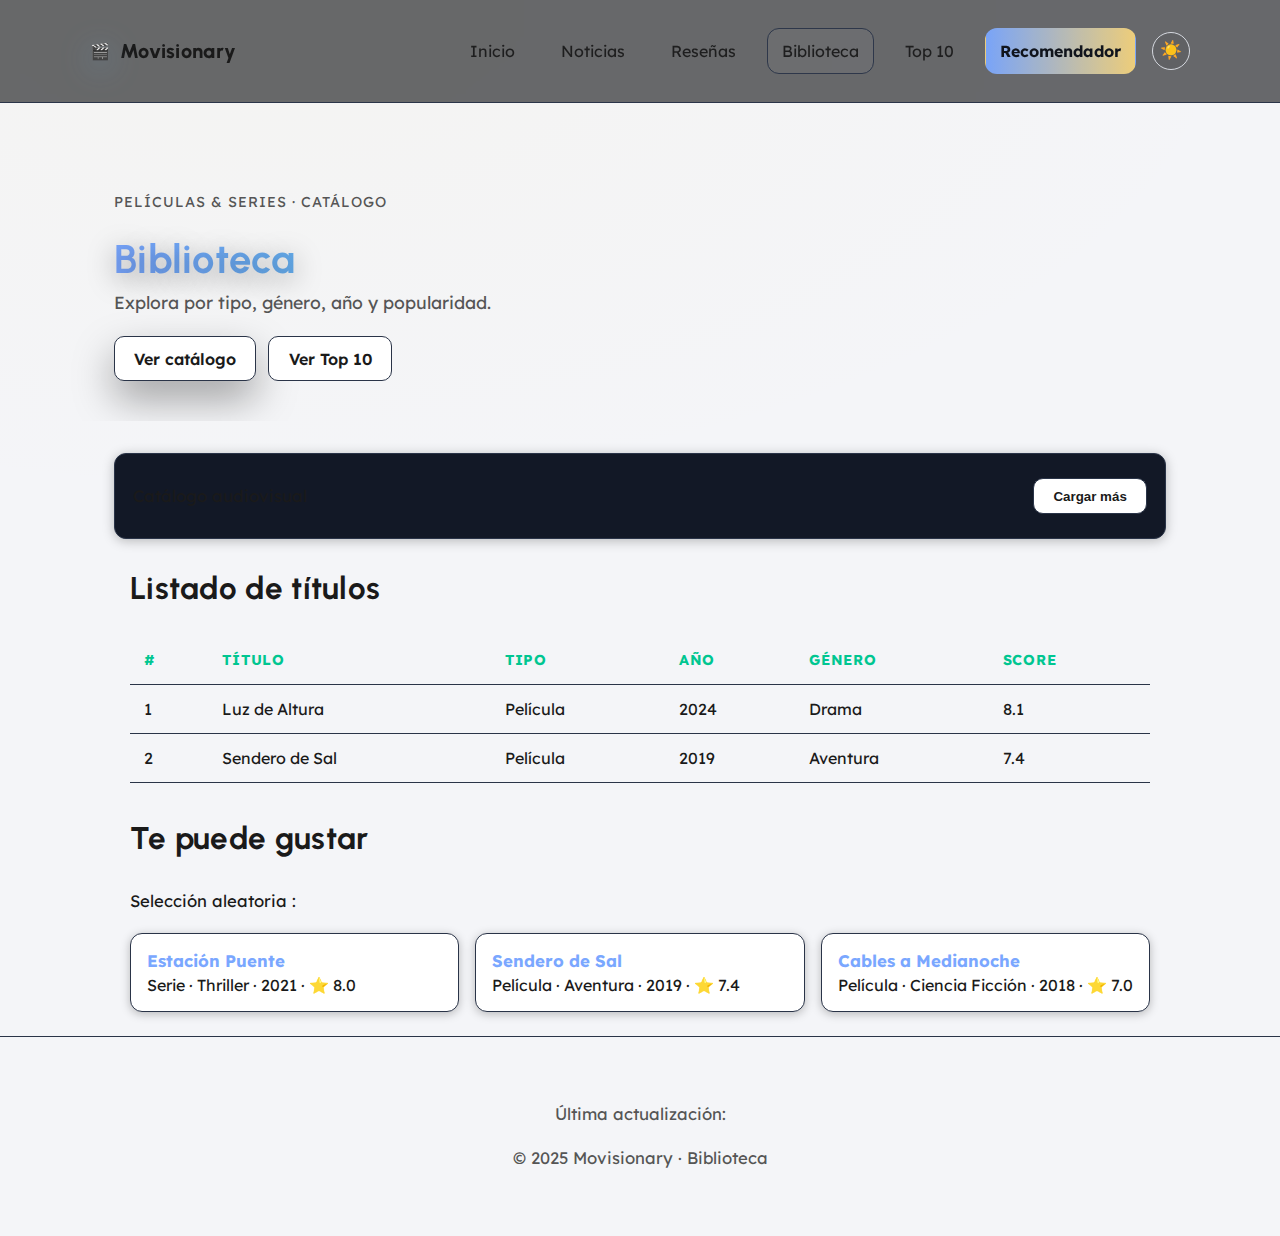
<file: Tarea1_Movisionary/pages/library.html>
<!DOCTYPE html>
<html lang="es">
<head>
  <meta charset="UTF-8" />
  <meta name="viewport" content="width=device-width, initial-scale=1" />
  <title>Biblioteca | Movisionary</title>
  <meta name="description" content="Explora el catálogo de películas y series curado por Movisionary.">
  <!-- Fuentes -->
  <link rel="preconnect" href="https://fonts.googleapis.com">
  <link rel="preconnect" href="https://fonts.gstatic.com" crossorigin>
  <link href="https://fonts.googleapis.com/css2?family=Lexend+Deca:wght@300;400;500;600;700&family=Urbanist:wght@700;800&display=swap" rel="stylesheet">
  <link rel="stylesheet" href="../css/styles.css">
  <script type="module" src="../js/main.js" defer></script>
  
</head>
<body class="theme-dark page-library">
  <!-- ===== Header / Nav ===== -->
  <header class="main-header">
    <div class="container">
      <a href="../index.html" class="logo">
        <span class="logo-mark">🎬</span><span class="logo-type">Movisionary</span>
      </a>
      <button id="nav-toggle" aria-label="Abrir menú" aria-expanded="false">☰</button>
      <nav class="nav menu" aria-label="Navegación principal">
        <a href="../index.html">Inicio</a>
        <a href="../index.html">Noticias</a>
        <a href="./resenas.html">Reseñas</a>
        <a href="./library.html" class="active" aria-current="page">Biblioteca</a>
        <a href="../index.html">Top 10</a>
        <a class="cta" href="../index.html">Recomendador</a>
        <button id="toggle-theme" class="btn-theme" type="button" aria-label="Cambiar tema">🌙</button>
      </nav>
    </div>
  </header>

  <!-- ===== Hero ===== -->
  <section class="hero">
    <div class="container">
      <p class="eyebrow">Películas & Series · Catálogo</p>
      <h1 class="gradient-title">Biblioteca </h1>
      <p class="sub">Explora por tipo, género, año y popularidad.</p>
      <div class="hero-actions">
        <a class="btn btn-primary" href="#catalogo">Ver catálogo</a>
        <a class="btn btn-ghost" href="../index.html">Ver Top 10</a>
      </div>
    </div>
  </section>

  <!-- ===== Main (CICLOS) ===== -->
  <main id="catalogo" class="container">
    <!-- *====================WHILE: Boton=======================* -->
    <!-- Toolbar + botón cargar -->
    <section class="toolbar" style="margin-top:8px;">
      <p class="muted">Catálogo audiovisual</p>
      <button id="btn-more" class="btn" type="button">Cargar más</button>
    </section>

     <!-- *====================FOR:Tabla generada=======================* -->
    <section class="table-wrap" aria-labelledby="tbl-title">
      <h2 id="tbl-title" class="visually-hidden">Listado de títulos</h2>
      <div class="table-responsive">
        <table class="table" aria-label="Tabla de títulos">
          <thead>
            <tr>
              <th scope="col">#</th>
              <th scope="col">Título</th>
              <th scope="col">Tipo</th>
              <th scope="col">Año</th>
              <th scope="col">Género</th>
              <th scope="col">Score</th>
          
            </tr>
          </thead>
          <!--*======================Filas generadas======================* -->
          <tbody id="lib-rows"><!-- filas generadas por JS --></tbody>
        </table>
      </div>
    </section>

    <!-- *=================Sugerencias con DO...WHILE================== -->
    <section style="margin-top:32px;">
      <h2>Te puede gustar</h2>
      <p class="muted">Selección aleatoria : </p>
      <div id="lib-suggest" class="grid-mini"><!-- tarjetas generadas por JS --></div>
    </section>
  </main>

  <!-- ===== Footer ===== -->
  <footer class="main-footer">
    <div class="container">
      <p id="update-date">Última actualización: <span data-update></span></p>
      <p>© 2025 Movisionary · Biblioteca</p>
    </div>
  </footer>

  <!-- Módulo específico javascript-->
  <script type="module" src="../js/modules/library.js"></script>
</body>
</html>
</file>
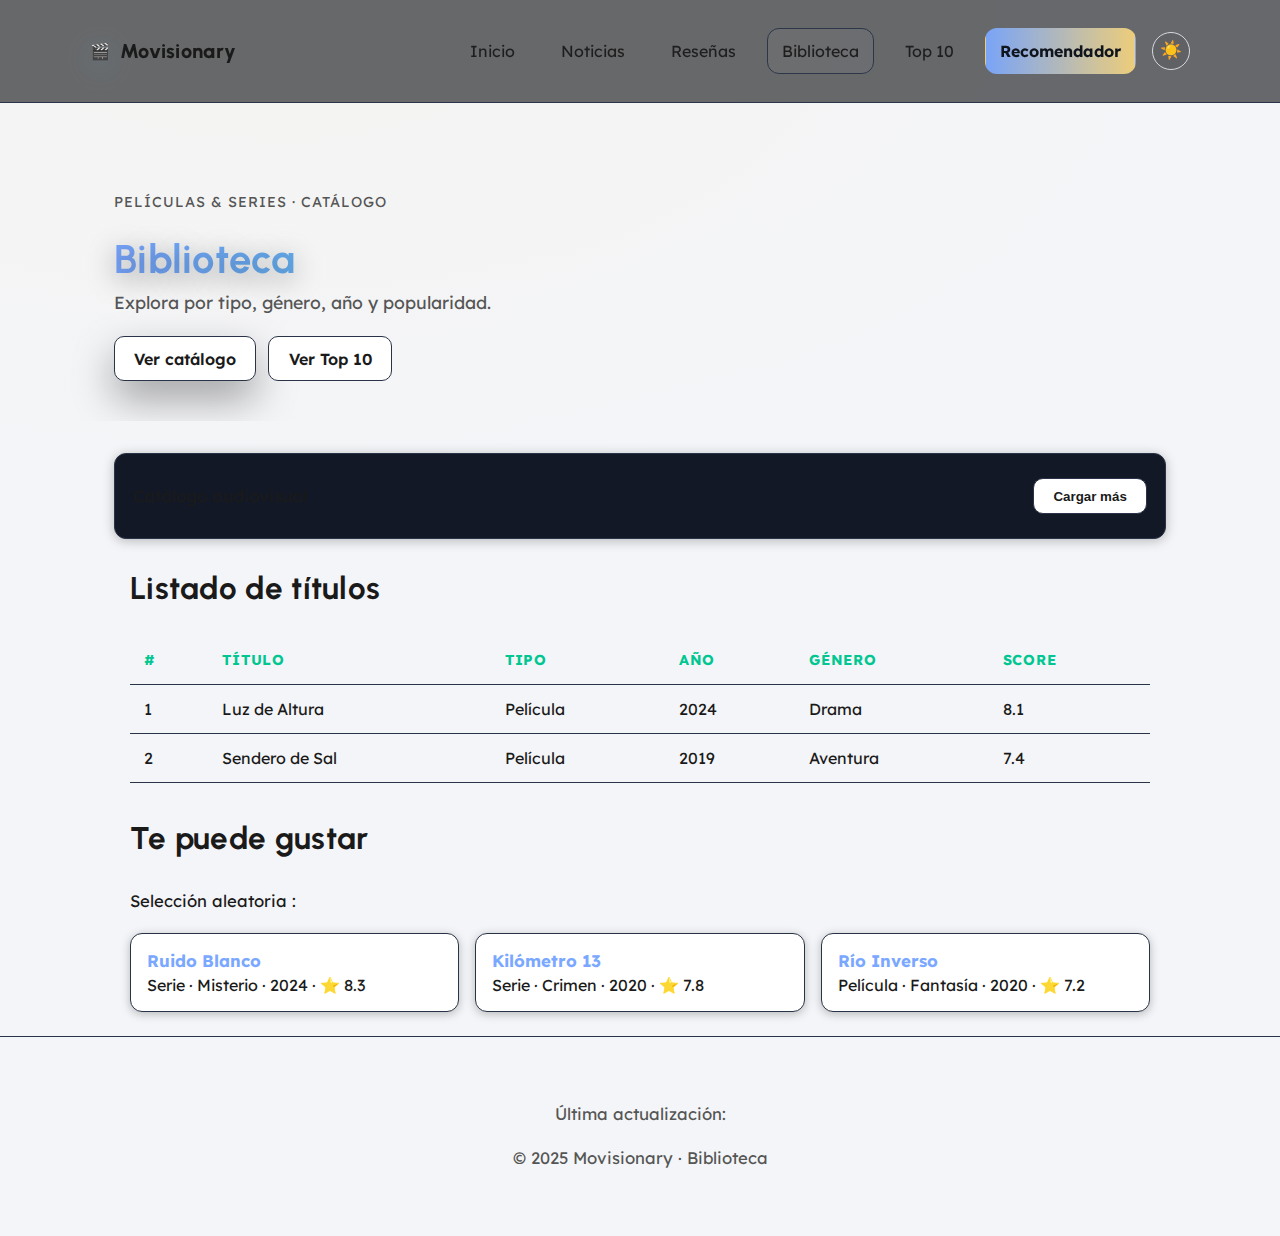
<file: tarea1/movisionary/pages/library.html>
<!DOCTYPE html>
<html lang="es">
<head>
  <meta charset="UTF-8" />
  <meta name="viewport" content="width=device-width, initial-scale=1" />
  <title>Biblioteca | Movisionary</title>
  <meta name="description" content="Explora el catálogo de películas y series curado por Movisionary.">
  <!-- Fuentes -->
  <link rel="preconnect" href="https://fonts.googleapis.com">
  <link rel="preconnect" href="https://fonts.gstatic.com" crossorigin>
  <link href="https://fonts.googleapis.com/css2?family=Lexend+Deca:wght@300;400;500;600;700&family=Urbanist:wght@700;800&display=swap" rel="stylesheet">
  <link rel="stylesheet" href="../css/styles.css">
  <script type="module" src="../js/main.js" defer></script>
  
</head>
<body class="theme-dark page-library">
  <!-- ===== Header / Nav ===== -->
  <header class="main-header">
    <div class="container">
      <a href="../index.html" class="logo">
        <span class="logo-mark">🎬</span><span class="logo-type">Movisionary</span>
      </a>
      <button id="nav-toggle" aria-label="Abrir menú" aria-expanded="false">☰</button>
      <nav class="nav menu" aria-label="Navegación principal">
        <a href="../index.html">Inicio</a>
        <a href="./news.html">Noticias</a>
        <a href="./resenas.html">Reseñas</a>
        <a href="./library.html" class="active" aria-current="page">Biblioteca</a>
        <a href="./top.html">Top 10</a>
        <a class="cta" href="./recommender.html">Recomendador</a>
        <button id="toggle-theme" class="btn-theme" type="button" aria-label="Cambiar tema">🌙</button>
      </nav>
    </div>
  </header>

  <!-- ===== Hero ===== -->
  <section class="hero">
    <div class="container">
      <p class="eyebrow">Películas & Series · Catálogo</p>
      <h1 class="gradient-title">Biblioteca </h1>
      <p class="sub">Explora por tipo, género, año y popularidad.</p>
      <div class="hero-actions">
        <a class="btn btn-primary" href="#catalogo">Ver catálogo</a>
        <a class="btn btn-ghost" href="./top.html">Ver Top 10</a>
      </div>
    </div>
  </section>

  <!-- ===== Main (CICLOS) ===== -->
  <main id="catalogo" class="container">
    <!-- *====================WHILE: Boton=======================* -->
    <!-- Toolbar + botón cargar -->
    <section class="toolbar" style="margin-top:8px;">
      <p class="muted">Catálogo audiovisual</p>
      <button id="btn-more" class="btn" type="button">Cargar más</button>
    </section>

     <!-- *====================FOR:Tabla generada=======================* -->
    <section class="table-wrap" aria-labelledby="tbl-title">
      <h2 id="tbl-title" class="visually-hidden">Listado de títulos</h2>
      <div class="table-responsive">
        <table class="table" aria-label="Tabla de títulos">
          <thead>
            <tr>
              <th scope="col">#</th>
              <th scope="col">Título</th>
              <th scope="col">Tipo</th>
              <th scope="col">Año</th>
              <th scope="col">Género</th>
              <th scope="col">Score</th>
          
            </tr>
          </thead>
          <!--*======================Filas generadas======================* -->
          <tbody id="lib-rows"><!-- filas generadas por JS --></tbody>
        </table>
      </div>
    </section>

    <!-- *=================Sugerencias con DO...WHILE================== -->
    <section style="margin-top:32px;">
      <h2>Te puede gustar</h2>
      <p class="muted">Selección aleatoria : </p>
      <div id="lib-suggest" class="grid-mini"><!-- tarjetas generadas por JS --></div>
    </section>
  </main>

  <!-- ===== Footer ===== -->
  <footer class="main-footer">
    <div class="container">
      <p id="update-date">Última actualización: <span data-update></span></p>
      <p>© 2025 Movisionary · Biblioteca</p>
    </div>
  </footer>

  <!-- Módulo específico javascript-->
  <script type="module" src="../js/modules/library.js"></script>
</body>
</html>
</file>
<file: Tarea1_Movisionary/css/styles.css>
/* ========================================================================
   MOVISIONARY — STYLE.CSS 
   ========================================================================
*/
:root{
  /* Paleta base */
  --bg:#090a0e;
  --bg-soft:#12131a;
  --text:#eff0f3;
  --muted:#bfc3cc;

  /* Superficies */
  --card:#171925;
  --border:#26293a;     /* usado por base */
  --panel:#121826;      /* usado por news/reviews */
  --stroke:#2a3448;     /* borde cards/news */

  /* Marcas / acentos */
  --brand1:#7aa7ff;
  --brand2:#f3d27b;
  --accent:#5be3b4;
  --primary:#e50914;    /* rojo Netflix */
  --accent-alt:#7dd3fc;

  /* Gradiente decorativo */
  --g1:#74c4ff; --g2:#a68cff; --g3:#f6e06b;

  /* Layout */
  --radius:18px;
  --shadow:0 18px 40px rgba(0,0,0,.35);
  --maxw:1180px;
}

/* Preload para evitar “flash” al forzar tema claro antes de que cargue el JS */
.preload-theme-light body{ background:#f6f7fb; color:#0f1220; }

/* Tema claro (se aplica con body.theme-light) */
body.theme-light {
  --bg:#f4f5f8;
  --bg-soft:#ffffff;
  --card:#ffffff;
  --text:#1a1a1a;
  --muted:#555;
  --border:#d4d7de;
  --g1:#6a8cff; --g2:#b59cff; --g3:#ffd66e;
  --accent:#00c691;
  background: var(--bg);
  color: var(--text);
}


/* =========================================================================
   01) RESET & BASE — tipografías, contenedores, helpers, tipografía fluida
   ========================================================================= */
*{ box-sizing:border-box }
html,body{
   margin:0; 
   padding:0 }
img{ 
  max-width:100%; 
  height:auto; 
  display:block }
a{ text-decoration:none }
:focus-visible{ 
  outline:2px dashed rgba(255,255,255,.35); 
  outline-offset:2px }

body{
  background:linear-gradient(180deg,#090a0e 0%,#0a0b11 60%,#0b0c13 100%);
  color:var(--text);
  font-family:"Lexend Deca","Poppins",system-ui,-apple-system,Segoe UI,Roboto,"Helvetica Neue",Arial,sans-serif;
  line-height:1.5;
}
h1,h2,h3,.logo-type{
  font-family:"Urbanist","Montserrat Alternates","Poppins",system-ui,sans-serif;
  letter-spacing:.3px;
}

/* Contenedor fluido (usa var(--maxw) y 92% de viewport) */
.container{
  max-width: min(var(--maxw), 92%);
  margin-inline:auto;
  padding:0 20px;
}

/* Tipografía fluida (sin media queries) */
h1 { font-size: clamp(1.8rem, 2vw + 1rem, 3rem); }
h2 { font-size: clamp(1.4rem, 1.2vw + 1rem, 2rem); }
p,li{ font-size: clamp(.95rem, .3vw + .8rem, 1.05rem); line-height: 1.6; }


/* =========================================================================
   02) NAVEGACIÓN GLOBAL — header, nav y menú móvil
   - Funciona con .nav o .menu (selector universal)
   - Requiere botón #nav-toggle y clase body.nav-open desde JS
   ========================================================================= */
.header,.main-header{
  position:sticky; top:0; z-index:50;
  background:rgba(9,10,14,.6); backdrop-filter:blur(8px);
  border-bottom:1px solid var(--stroke);
}
.main-header .container,
.nav{ display:flex; align-items:center; gap:16px; padding:14px 0;flex-wrap: nowrap; }
/* —— Header: alinear logo y hamburguesa en una sola línea —— */
.header .container,
.main-header .container{
  display:flex;
  align-items:center;
  gap:12px;
  padding:14px 0;
  flex-wrap: nowrap;
}

/* el nav horizontal va a la derecha en desktop */
header nav.menu,
header nav.nav{ margin-left:auto; }

.logo{ display:flex; align-items:center; gap:10px; color:var(--text); font-weight:800 }
.logo-mark{ filter:drop-shadow(0 6px 16px rgba(116,196,255,.35)) }
.logo-type{ font-size:20px }

.menu,.nav{ display:flex; align-items:center; gap:16px; flex-wrap:wrap; margin-left:auto }
.menu a,.nav a{ color:var(--text); opacity:.95; padding:10px 14px; border-radius:12px; border:1px solid transparent }
.menu a:hover{ background:var(--card) }
.nav a.active{ border-color:var(--stroke); background:rgba(255,255,255,.04) }
.nav a.cta{ background:linear-gradient(90deg,var(--brand1),var(--brand2)); color:#0b0f17; font-weight:700 }

/* Desktop base */
header,.site-header { position: sticky; top:0; z-index:50 }
#nav-toggle{ display:none }

/* Tablet: compacta paddings */
@media (max-width:1024px){
  .menu{ gap:.5rem }
  .menu a{ padding:.55rem .75rem }
}

/* Móvil: colapsa en panel flotante */
@media (max-width:768px){
  /* Compatible con .menu o .nav */
  :is(.menu,.nav){
    position:absolute; right:1rem; left:1rem; top:64px;
    background:var(--panel);
    border:1px solid var(--stroke);
    border-radius:12px; padding:.5rem;
    display:none; flex-direction:column;
  }
  body.nav-open :is(.menu,.nav){ display:flex }
  :is(.menu,.nav) a{ width:100% }

  #nav-toggle{
    display:inline-flex; align-items:center; justify-content:center;
    width:42px; height:42px; border:1px solid var(--stroke);
    border-radius:10px; background:transparent; cursor:pointer;
    margin-left:auto;  
  }
}
@media (max-width:480px){ :is(.menu,.nav){ top:56px }}


/* =========================================================================
   03) HERO — encabezado de página/sección con gradientes
   ========================================================================= */
.hero{ position:relative; overflow:hidden; padding:clamp(32px,5vw,56px) 0 16px }
.hero-gradient{
  position:absolute; inset:0; pointer-events:none;
  background:
    radial-gradient(800px 500px at 10% 10%, #79c8ff22, transparent 60%),
    radial-gradient(800px 500px at 90% 30%, #a78bfa22, transparent 60%),
    radial-gradient(800px 500px at 50% 90%, #f6e06b22, transparent 60%);
}
.eyebrow{ display:inline-block; font-size:12px; letter-spacing:.18em; text-transform:uppercase; color:#d3d7e7; margin-bottom:6px }
.gradient-title,.grad-title{
  font-size:clamp(1.8rem,4vw,3rem); line-height:1.05; margin:.2em 0 .3em;
  background:linear-gradient(90deg,var(--g1),var(--g2),var(--g3));
  -webkit-background-clip:text; background-clip:text; color:transparent;
  text-shadow:0 6px 28px #00000060;
}
.lead,.hero .sub{ color:var(--muted); max-width:56ch }
.cta-row,.hero-actions{ display:flex; gap:12px; flex-wrap:wrap; margin-top:14px }


.hero h1{ margin:0 }
.hero p{ margin:.5rem 0 1rem; max-width:60ch }
@media (max-width:1024px){
  .hero{ grid-template-columns:1fr; text-align:center }
  .hero p{ margin-inline:auto }
}

/* Botones */
.btn{ display:inline-flex; align-items:center; justify-content:center; gap:8px;
  padding:10px 16px; border-radius:999px; font-weight:600; border:1px solid var(--stroke); cursor:pointer }
.btn-primary,.btn.primary{ background:linear-gradient(90deg,var(--brand1),var(--brand2)); color:#0b0f17; border:none; box-shadow:var(--shadow) }
.btn-ghost,.btn-ghost{ color:var(--text); background:transparent }
.btn-light{ color:#0c0d12; background:#e9eef7 }

.stats,.kpis{ display:flex; gap:16px; margin-top:22px; padding:0; list-style:none }
.stats li,.kpi{ background:rgba(255,255,255,.03); border:1px solid var(--stroke); border-radius:16px; padding:12px 16px; text-align:center }
.kpi strong{ font-size:20px; display:block }
.kpi span,.stats span{ color:var(--muted); font-size:.85rem }


/* =========================================================================
   04) SECCIONES GENÉRICAS — grids, cards, paneles
   ========================================================================= */
.section{ padding:36px 0; border-block:1px solid #0c0d12 }
.section-head{ display:flex; align-items:end; justify-content:space-between; gap:16px; margin-bottom:12px }
.link{ color:#cfd3df } .link:hover{ color:#fff }
.grad-subtitle{
  font-size:26px;
  background:linear-gradient(90deg,var(--g1),var(--g2),var(--g3));
  -webkit-background-clip:text; background-clip:text; color:transparent;
}

/* Grid base (4 col desktop; usa utilidades si necesitas 12 col) */
.grid{ display:grid; grid-template-columns:repeat(4,1fr); gap:16px }
@media (max-width:980px){ .grid{ grid-template-columns:repeat(2,1fr) } }
@media (max-width:560px){ .grid{ grid-template-columns:1fr } }

.card{
  background:linear-gradient(180deg,#131521,#0f1120);
  border:1px solid var(--border); border-radius:var(--radius); overflow:hidden; box-shadow:var(--shadow);
}
.card .thumb{
  /* Póster 2:3 sin deformación */
  aspect-ratio:2/3; height:auto; overflow:hidden;
  background:linear-gradient(135deg,#20253a,#1a1f2f);
  border-top-left-radius:var(--radius); border-top-right-radius:var(--radius);
}
.card .thumb img{ width:100%; height:100%; object-fit:cover; display:block }
.card .content{ padding:12px }
.card h3{ margin:6px 0 4px; font-size:18px }
.meta{ color:#a8afc2; font-size:13px }
.rate{ color:#ffd166 }

/* Layout de dos columnas (informes/paneles) */
.split{ display:grid; grid-template-columns:1fr 1fr; gap:16px }
.panel{
  background:linear-gradient(180deg,#12131a,#0e0f16);
  border:1px solid var(--border); border-radius:16px; padding:16px;
}
.panel-title{ margin:0 0 8px 0 }
.list{ margin:0 0 12px 0; padding:0; list-style:none }
.item{ display:flex; align-items:center; justify-content:space-between; gap:8px; color:#d7dbe8; padding:10px 12px; border-radius:12px }
.item:hover{ background:#161827 }
.item em{ font-style:normal; color:#9aa3b7; font-size:12px }


/* =========================================================================
   05) TEMA CLARO/OSCURO — botón + accesibilidad
   ========================================================================= */
body.theme-dark{
  background: radial-gradient(1000px 500px at 20% 0%, rgba(247,222,140,.06), transparent), var(--bg);
  color:var(--text);
}
.btn-theme{
  border:1px solid var(--stroke); background:rgba(255,255,255,.05); color:var(--text);
  border-radius:50%; width:38px; height:38px; display:inline-flex; align-items:center; justify-content:center;
  font-size:1.1rem; line-height:1; cursor:pointer; transition:background .25s, transform .15s, border-color .25s;
}
.btn-theme:hover{ background:rgba(255,255,255,.12); transform:rotate(-10deg) }
.btn-theme:active{ transform:scale(.96) }
.btn-theme:focus-visible{ outline:2px solid var(--brand1); outline-offset:2px }
body.theme-light .btn-theme{ background:rgba(0,0,0,.06); border-color:var(--border); color:#0b0f17 }
body.theme-light .btn-theme:hover{ background:rgba(0,0,0,.12); border-color:#cbd2e1 }
@media (prefers-reduced-motion:reduce){
  .btn-theme,.btn-theme:hover,.btn-theme:active{ transition:none; transform:none }
}




/* =========================================================================
   07) RESEÑAS — grid auto-fit + rating
   ========================================================================= */
.hero.hero-reviews{
  padding:clamp(32px,5vw,56px) 0 16px;
  background:radial-gradient(600px 300px at 15% 0%, rgba(183,133,255,.12), transparent);
}
.review-grid{
  display:grid; grid-template-columns:repeat(auto-fit,minmax(260px,1fr));
  gap:18px; padding:24px 0 64px;
}
.review-card{
  background:linear-gradient(180deg,rgba(255,255,255,.02),rgba(255,255,255,.01));
  border:1px solid var(--stroke); border-radius:18px; overflow:hidden;
  box-shadow:0 10px 30px rgba(0,0,0,.25);
  transition:transform .18s ease, box-shadow .18s ease, border-color .18s ease;
}
.review-card:hover{ transform:translateY(-4px); border-color:#33415e; box-shadow:0 16px 40px rgba(0,0,0,.35) }
.review-card img{ width:100%; height:200px; object-fit:cover; display:block; background:#0f1420 }
.review-card .review-content{ padding:16px; display:grid; gap:10px }
.review-card h2{
  font-size:1.06rem; line-height:1.25; margin:0;
  background:linear-gradient(90deg,#b0c8ff,#f6d98a 60%); -webkit-background-clip:text; background-clip:text; color:transparent;
}
.review-card p{ color:var(--muted); font-size:.95rem; margin:0 }
.review-card .review-footer{ display:flex; justify-content:space-between; align-items:center; color:var(--muted); font-size:.85rem }
.review-card .rating{
  display:inline-block; min-width:52px; text-align:center;
  background:linear-gradient(90deg,var(--brand1),var(--brand2)); color:#0b0f17; font-weight:800;
  padding:6px 10px; border-radius:10px;
}


/* =========================================================================
  FOOTER — enlaces + copy
   ========================================================================= */
.footer,.main-footer{ border-top:1px solid var(--stroke); padding:24px 0; color:var(--muted); text-align:center }
.foot-grid{ display:flex; align-items:flex-start; justify-content:space-between; gap:16px; padding-bottom:14px }
.grad-text{ background:linear-gradient(90deg,var(--g1),var(--g2),var(--g3)); -webkit-background-clip:text; background-clip:text; color:transparent }
.foot-links{ display:flex; gap:16px; flex-wrap:wrap }
.foot-links a{ color:#cfd3df } .foot-links a:hover{ color:#fff }
.copy{ border-top:1px solid var(--border); padding:14px 0; text-align:center; color:#8f96aa; font-size:13px }


/* =========================================================================
   /* 10) UTILIDADES RESPONSIVAS UNIVERSALES — reusables en cualquier HTML
  */
 /*  ========================================================================= */

/* Contenedor (acceso corto en sections/main) */
.container, .wrap, main > section{
  max-width:1200px; 
  margin-inline:auto;
  padding-inline:1rem;
}

/* Grids utilitarias */
.grid-12{ display:grid; grid-template-columns:repeat(12,1fr); gap:1rem }
.grid-auto{ display:grid; grid-template-columns:repeat(auto-fit,minmax(260px,1fr)); gap:1rem }

/* Spans por hijos directos (control de columnas sin duplicar CSS) */
.span-12 > *{ grid-column:span 12 }
.span-6  > *{ grid-column:span 6 }
.span-4  > *{ grid-column:span 4 } /* 3 col desktop */
.span-3  > *{ grid-column:span 3 } /* 4 col desktop */

/* Breakpoints (modificadores) */
@media (max-width:1024px){
  .md-span-12 > *{ grid-column:span 12 }
  .md-span-6  > *{ grid-column:span 6 }  /* 2 columnas */
  .md-span-4  > *{ grid-column:span 4 }
}
@media (max-width:768px){
  .sm-span-12 > *{ grid-column:1 / -1 }  /* 1 columna */
  .sm-span-6  > *{ grid-column:span 6 }
}



/* Tarjetas base reutilizables (para listas mixtas) */
.card,.news-card,.review-card{
  background:var(--card); border:1px solid var(--stroke); border-radius:16px; overflow:hidden;
}
/* ======== utilidades extra ======== */
.empty-state{
  display:grid; place-items:center; text-align:center; padding:24px;
  min-height: 220px;
}
.empty-state .meta{ color:var(--muted); }

/* formulario simple (contacto) */
.form-grid{
  display:grid; gap:12px; grid-template-columns: repeat(2, 1fr);
}
.form-grid label{ display:grid; gap:6px; font-weight:600; color:var(--text); }
.form-grid input, .form-grid textarea{
  background: #0f1624; border:1px solid var(--border); color:var(--text);
  border-radius:12px; padding:.8rem 1rem; font: inherit;
}
.form-grid .full{ grid-column: 1 / -1; }

/* ranking (Top 10) */
.list.ranked .item em{ font-style:normal; color:var(--muted); }




.filters .chip.is-active{ outline:2px solid var(--brand1, #7aa7ff); }
/* --- Meta-bar (arriba) --- */
.news-meta{
  display:flex; flex-wrap:wrap; gap:1rem; align-items:center;
  background:var(--panel, #121826);
  border:1px solid var(--stroke, #2a3448);
  border-radius:14px; padding:1rem 1rem; margin:2rem 0 1.25rem ;

}

.news-meta time{ font-weight:700; }

/* --- Select como chip --- */
#news-sort{
  appearance:none; -webkit-appearance:none; -moz-appearance:none;
  border:1px solid var(--stroke, #2a3448);
  background:var(--card, #1a2234);
  border-radius:999px; padding:.5rem 2.25rem .5rem .9rem;
  color:var(--text, #e6e8ef); font-weight:600; cursor:pointer;
  outline:none;
  background-image: linear-gradient(transparent,transparent),
                    radial-gradient(currentColor, currentColor);
  background-position: right 1rem center, right .9rem center;
  background-size: 0 0, .35rem .35rem; /* puntito como caret */
  background-repeat:no-repeat;
}
#news-sort:focus{ box-shadow:0 0 0 3px rgba(122,167,255,.25); }

/* --- Cards: imagen misma altura y recorte elegante --- */
.news-card .cover{
  display:block; overflow:hidden; border-radius:16px 16px 0 0;
}
.news-card .cover img{
  width:100%;
  aspect-ratio:16/9;          /* todas iguales */
  object-fit:cover;
  display:block;
}

/* --- Línea meta dentro de la card --- */
.news-card .meta{
  display:flex; flex-wrap:wrap; gap:.5rem; align-items:center;
  color:var(--muted, #a7b0c0); font-size:.95rem;
}

/* Crea los separadores con CSS (•), sin meter “·” en el HTML/JS */
.news-card .meta > *{ position:relative; padding-left:.75rem; }
.news-card .meta > *:first-child{ padding-left:0; }
.news-card .meta > *:not(:first-child)::before{
  content:"•"; position:absolute; left:.15rem; opacity:.7;
}

/* =========================================================
   🎬 SECCIÓN: PÁGINAS DE CICLOS (library.html / top.html)
   ========================================================= */

/* === Contenedor general === */
.wrap, .container {
  max-width: 1100px;
  margin: 0 auto;
  padding: 24px;
}

/* === Toolbar === */
.toolbar {
  display: flex;
  justify-content: space-between;
  align-items: center;
  background: var(--panel, #121826);
  border: 1px solid var(--stroke, #2a3448);
  border-radius: 12px;
  padding: 12px 18px;
  margin: 20px 0;
  box-shadow: 0 2px 12px rgba(0,0,0,.25);
}

/* === Botón "Cargar más" === */
.btn {
  padding: 0.6rem 1.2rem;
  border: 1px solid var(--stroke, #2a3448);
  background: var(--card, #1a2234);
  color: var(--text, #e6e8ef);
  border-radius: 10px;
  font-weight: 600;
  cursor: pointer;
  transition: all .3s ease;
}
.btn:hover {
  background: var(--accent, #5be3b4);
  color: #0b0f17;
  transform: translateY(-2px);
}

/* === Tabla (FOR) === */
.table {
  width: 100%;
  border-collapse: collapse;
  margin-top: 10px;
}
.table th, .table td {
  padding: 12px 14px;
  text-align: left;
  border-bottom: 1px solid var(--stroke, #2a3448);
}
.table th {
  background: rgba(255,255,255,0.03);
  color: var(--accent, #5be3b4);
  text-transform: uppercase;
  letter-spacing: .05em;
  font-size: 0.9rem;
}
.table tbody tr:hover {
  background: rgba(91, 227, 180, 0.08);
  transition: background .3s ease;
}

/* === Mini-cards (DO...WHILE) === */
.grid-mini {
  display: grid;
  grid-template-columns: repeat(auto-fit, minmax(230px, 1fr));
  gap: 16px;
  margin-top: 18px;
}
.mini {
  background: var(--card, #1a2234);
  border: 1px solid var(--stroke, #2a3448);
  border-radius: 12px;
  padding: 14px 16px;
  box-shadow: 0 2px 10px rgba(0,0,0,.25);
  transition: transform .3s ease, box-shadow .3s ease;
}
.mini:hover {
  transform: translateY(-4px);
  box-shadow: 0 6px 14px rgba(0,0,0,.35);
}
.mini strong {
  color: var(--brand1, #7aa7ff);
  font-size: 1.05rem;
}

/* === Hero ajustes para library / top === */

.hero .eyebrow {
  font-size: 0.9rem;
  letter-spacing: 1px;
  color: var(--muted, #a7b0c0);
  text-transform: uppercase;
}
.hero .gradient-title {
  font-size: 2.5rem;
  background: linear-gradient(90deg, var(--brand1, #7aa7ff), var(--accent, #5be3b4));
  -webkit-background-clip: text;
  -webkit-text-fill-color: transparent;
  margin: 0.2em 0;
}
.hero .sub {
  color: var(--muted, #a7b0c0);
  font-size: 1.1rem;
  margin-bottom: 20px;
}

/* === Responsividad === */
@media (max-width: 768px) {
  .toolbar {
    flex-direction: column;
    gap: 10px;
    align-items: stretch;
  }
  .table th, .table td { padding: 10px; }
  .hero .gradient-title { font-size: 2rem; }
}
</file>
<file: tarea1/movisionary/css/styles.css>
/* ========================================================================
   MOVISIONARY — STYLE.CSS 
   ========================================================================
*/
:root{
  /* Paleta base */
  --bg:#090a0e;
  --bg-soft:#12131a;
  --text:#eff0f3;
  --muted:#bfc3cc;

  /* Superficies */
  --card:#171925;
  --border:#26293a;     /* usado por base */
  --panel:#121826;      /* usado por news/reviews */
  --stroke:#2a3448;     /* borde cards/news */

  /* Marcas / acentos */
  --brand1:#7aa7ff;
  --brand2:#f3d27b;
  --accent:#5be3b4;
  --primary:#e50914;    /* rojo Netflix */
  --accent-alt:#7dd3fc;

  /* Gradiente decorativo */
  --g1:#74c4ff; --g2:#a68cff; --g3:#f6e06b;

  /* Layout */
  --radius:18px;
  --shadow:0 18px 40px rgba(0,0,0,.35);
  --maxw:1180px;
}

/* Preload para evitar “flash” al forzar tema claro antes de que cargue el JS */
.preload-theme-light body{ background:#f6f7fb; color:#0f1220; }

/* Tema claro (se aplica con body.theme-light) */
body.theme-light {
  --bg:#f4f5f8;
  --bg-soft:#ffffff;
  --card:#ffffff;
  --text:#1a1a1a;
  --muted:#555;
  --border:#d4d7de;
  --g1:#6a8cff; --g2:#b59cff; --g3:#ffd66e;
  --accent:#00c691;
  background: var(--bg);
  color: var(--text);
}


/* =========================================================================
   01) RESET & BASE — tipografías, contenedores, helpers, tipografía fluida
   ========================================================================= */
*{ box-sizing:border-box }
html,body{
   margin:0; 
   padding:0 }
img{ 
  max-width:100%; 
  height:auto; 
  display:block }
a{ text-decoration:none }
:focus-visible{ 
  outline:2px dashed rgba(255,255,255,.35); 
  outline-offset:2px }

body{
  background:linear-gradient(180deg,#090a0e 0%,#0a0b11 60%,#0b0c13 100%);
  color:var(--text);
  font-family:"Lexend Deca","Poppins",system-ui,-apple-system,Segoe UI,Roboto,"Helvetica Neue",Arial,sans-serif;
  line-height:1.5;
}
h1,h2,h3,.logo-type{
  font-family:"Urbanist","Montserrat Alternates","Poppins",system-ui,sans-serif;
  letter-spacing:.3px;
}

/* Contenedor fluido (usa var(--maxw) y 92% de viewport) */
.container{
  max-width: min(var(--maxw), 92%);
  margin-inline:auto;
  padding:0 20px;
}

/* Tipografía fluida (sin media queries) */
h1 { font-size: clamp(1.8rem, 2vw + 1rem, 3rem); }
h2 { font-size: clamp(1.4rem, 1.2vw + 1rem, 2rem); }
p,li{ font-size: clamp(.95rem, .3vw + .8rem, 1.05rem); line-height: 1.6; }


/* =========================================================================
   02) NAVEGACIÓN GLOBAL — header, nav y menú móvil
   - Funciona con .nav o .menu (selector universal)
   - Requiere botón #nav-toggle y clase body.nav-open desde JS
   ========================================================================= */
.header,.main-header{
  position:sticky; top:0; z-index:50;
  background:rgba(9,10,14,.6); backdrop-filter:blur(8px);
  border-bottom:1px solid var(--stroke);
}
.main-header .container,
.nav{ display:flex; align-items:center; gap:16px; padding:14px 0;flex-wrap: nowrap; }
/* —— Header: alinear logo y hamburguesa en una sola línea —— */
.header .container,
.main-header .container{
  display:flex;
  align-items:center;
  gap:12px;
  padding:14px 0;
  flex-wrap: nowrap;
}

/* el nav horizontal va a la derecha en desktop */
header nav.menu,
header nav.nav{ margin-left:auto; }

.logo{ display:flex; align-items:center; gap:10px; color:var(--text); font-weight:800 }
.logo-mark{ filter:drop-shadow(0 6px 16px rgba(116,196,255,.35)) }
.logo-type{ font-size:20px }

.menu,.nav{ display:flex; align-items:center; gap:16px; flex-wrap:wrap; margin-left:auto }
.menu a,.nav a{ color:var(--text); opacity:.95; padding:10px 14px; border-radius:12px; border:1px solid transparent }
.menu a:hover{ background:var(--card) }
.nav a.active{ border-color:var(--stroke); background:rgba(255,255,255,.04) }
.nav a.cta{ background:linear-gradient(90deg,var(--brand1),var(--brand2)); color:#0b0f17; font-weight:700 }

/* Desktop base */
header,.site-header { position: sticky; top:0; z-index:50 }
#nav-toggle{ display:none }

/* Tablet: compacta paddings */
@media (max-width:1024px){
  .menu{ gap:.5rem }
  .menu a{ padding:.55rem .75rem }
}

/* Móvil: colapsa en panel flotante */
@media (max-width:768px){
  /* Compatible con .menu o .nav */
  :is(.menu,.nav){
    position:absolute; right:1rem; left:1rem; top:64px;
    background:var(--panel);
    border:1px solid var(--stroke);
    border-radius:12px; padding:.5rem;
    display:none; flex-direction:column;
  }
  body.nav-open :is(.menu,.nav){ display:flex }
  :is(.menu,.nav) a{ width:100% }

  #nav-toggle{
    display:inline-flex; align-items:center; justify-content:center;
    width:42px; height:42px; border:1px solid var(--stroke);
    border-radius:10px; background:transparent; cursor:pointer;
    margin-left:auto;  
  }
}
@media (max-width:480px){ :is(.menu,.nav){ top:56px }}


/* =========================================================================
   03) HERO — encabezado de página/sección con gradientes
   ========================================================================= */
.hero{ position:relative; overflow:hidden; padding:clamp(32px,5vw,56px) 0 16px }
.hero-gradient{
  position:absolute; inset:0; pointer-events:none;
  background:
    radial-gradient(800px 500px at 10% 10%, #79c8ff22, transparent 60%),
    radial-gradient(800px 500px at 90% 30%, #a78bfa22, transparent 60%),
    radial-gradient(800px 500px at 50% 90%, #f6e06b22, transparent 60%);
}
.eyebrow{ display:inline-block; font-size:12px; letter-spacing:.18em; text-transform:uppercase; color:#d3d7e7; margin-bottom:6px }
.gradient-title,.grad-title{
  font-size:clamp(1.8rem,4vw,3rem); line-height:1.05; margin:.2em 0 .3em;
  background:linear-gradient(90deg,var(--g1),var(--g2),var(--g3));
  -webkit-background-clip:text; background-clip:text; color:transparent;
  text-shadow:0 6px 28px #00000060;
}
.lead,.hero .sub{ color:var(--muted); max-width:56ch }
.cta-row,.hero-actions{ display:flex; gap:12px; flex-wrap:wrap; margin-top:14px }


.hero h1{ margin:0 }
.hero p{ margin:.5rem 0 1rem; max-width:60ch }
@media (max-width:1024px){
  .hero{ grid-template-columns:1fr; text-align:center }
  .hero p{ margin-inline:auto }
}

/* Botones */
.btn{ display:inline-flex; align-items:center; justify-content:center; gap:8px;
  padding:10px 16px; border-radius:999px; font-weight:600; border:1px solid var(--stroke); cursor:pointer }
.btn-primary,.btn.primary{ background:linear-gradient(90deg,var(--brand1),var(--brand2)); color:#0b0f17; border:none; box-shadow:var(--shadow) }
.btn-ghost,.btn-ghost{ color:var(--text); background:transparent }
.btn-light{ color:#0c0d12; background:#e9eef7 }

.stats,.kpis{ display:flex; gap:16px; margin-top:22px; padding:0; list-style:none }
.stats li,.kpi{ background:rgba(255,255,255,.03); border:1px solid var(--stroke); border-radius:16px; padding:12px 16px; text-align:center }
.kpi strong{ font-size:20px; display:block }
.kpi span,.stats span{ color:var(--muted); font-size:.85rem }


/* =========================================================================
   04) SECCIONES GENÉRICAS — grids, cards, paneles
   ========================================================================= */
.section{ padding:36px 0; border-block:1px solid #0c0d12 }
.section-head{ display:flex; align-items:end; justify-content:space-between; gap:16px; margin-bottom:12px }
.link{ color:#cfd3df } .link:hover{ color:#fff }
.grad-subtitle{
  font-size:26px;
  background:linear-gradient(90deg,var(--g1),var(--g2),var(--g3));
  -webkit-background-clip:text; background-clip:text; color:transparent;
}

/* Grid base (4 col desktop; usa utilidades si necesitas 12 col) */
.grid{ display:grid; grid-template-columns:repeat(4,1fr); gap:16px }
@media (max-width:980px){ .grid{ grid-template-columns:repeat(2,1fr) } }
@media (max-width:560px){ .grid{ grid-template-columns:1fr } }

.card{
  background:linear-gradient(180deg,#131521,#0f1120);
  border:1px solid var(--border); border-radius:var(--radius); overflow:hidden; box-shadow:var(--shadow);
}
.card .thumb{
  /* Póster 2:3 sin deformación */
  aspect-ratio:2/3; height:auto; overflow:hidden;
  background:linear-gradient(135deg,#20253a,#1a1f2f);
  border-top-left-radius:var(--radius); border-top-right-radius:var(--radius);
}
.card .thumb img{ width:100%; height:100%; object-fit:cover; display:block }
.card .content{ padding:12px }
.card h3{ margin:6px 0 4px; font-size:18px }
.meta{ color:#a8afc2; font-size:13px }
.rate{ color:#ffd166 }

/* Layout de dos columnas (informes/paneles) */
.split{ display:grid; grid-template-columns:1fr 1fr; gap:16px }
.panel{
  background:linear-gradient(180deg,#12131a,#0e0f16);
  border:1px solid var(--border); border-radius:16px; padding:16px;
}
.panel-title{ margin:0 0 8px 0 }
.list{ margin:0 0 12px 0; padding:0; list-style:none }
.item{ display:flex; align-items:center; justify-content:space-between; gap:8px; color:#d7dbe8; padding:10px 12px; border-radius:12px }
.item:hover{ background:#161827 }
.item em{ font-style:normal; color:#9aa3b7; font-size:12px }


/* =========================================================================
   05) TEMA CLARO/OSCURO — botón + accesibilidad
   ========================================================================= */
body.theme-dark{
  background: radial-gradient(1000px 500px at 20% 0%, rgba(247,222,140,.06), transparent), var(--bg);
  color:var(--text);
}
.btn-theme{
  border:1px solid var(--stroke); background:rgba(255,255,255,.05); color:var(--text);
  border-radius:50%; width:38px; height:38px; display:inline-flex; align-items:center; justify-content:center;
  font-size:1.1rem; line-height:1; cursor:pointer; transition:background .25s, transform .15s, border-color .25s;
}
.btn-theme:hover{ background:rgba(255,255,255,.12); transform:rotate(-10deg) }
.btn-theme:active{ transform:scale(.96) }
.btn-theme:focus-visible{ outline:2px solid var(--brand1); outline-offset:2px }
body.theme-light .btn-theme{ background:rgba(0,0,0,.06); border-color:var(--border); color:#0b0f17 }
body.theme-light .btn-theme:hover{ background:rgba(0,0,0,.12); border-color:#cbd2e1 }
@media (prefers-reduced-motion:reduce){
  .btn-theme,.btn-theme:hover,.btn-theme:active{ transition:none; transform:none }
}




/* =========================================================================
   07) RESEÑAS — grid auto-fit + rating
   ========================================================================= */
.hero.hero-reviews{
  padding:clamp(32px,5vw,56px) 0 16px;
  background:radial-gradient(600px 300px at 15% 0%, rgba(183,133,255,.12), transparent);
}
.review-grid{
  display:grid; grid-template-columns:repeat(auto-fit,minmax(260px,1fr));
  gap:18px; padding:24px 0 64px;
}
.review-card{
  background:linear-gradient(180deg,rgba(255,255,255,.02),rgba(255,255,255,.01));
  border:1px solid var(--stroke); border-radius:18px; overflow:hidden;
  box-shadow:0 10px 30px rgba(0,0,0,.25);
  transition:transform .18s ease, box-shadow .18s ease, border-color .18s ease;
}
.review-card:hover{ transform:translateY(-4px); border-color:#33415e; box-shadow:0 16px 40px rgba(0,0,0,.35) }
.review-card img{ width:100%; height:200px; object-fit:cover; display:block; background:#0f1420 }
.review-card .review-content{ padding:16px; display:grid; gap:10px }
.review-card h2{
  font-size:1.06rem; line-height:1.25; margin:0;
  background:linear-gradient(90deg,#b0c8ff,#f6d98a 60%); -webkit-background-clip:text; background-clip:text; color:transparent;
}
.review-card p{ color:var(--muted); font-size:.95rem; margin:0 }
.review-card .review-footer{ display:flex; justify-content:space-between; align-items:center; color:var(--muted); font-size:.85rem }
.review-card .rating{
  display:inline-block; min-width:52px; text-align:center;
  background:linear-gradient(90deg,var(--brand1),var(--brand2)); color:#0b0f17; font-weight:800;
  padding:6px 10px; border-radius:10px;
}


/* =========================================================================
  FOOTER — enlaces + copy
   ========================================================================= */
.footer,.main-footer{ border-top:1px solid var(--stroke); padding:24px 0; color:var(--muted); text-align:center }
.foot-grid{ display:flex; align-items:flex-start; justify-content:space-between; gap:16px; padding-bottom:14px }
.grad-text{ background:linear-gradient(90deg,var(--g1),var(--g2),var(--g3)); -webkit-background-clip:text; background-clip:text; color:transparent }
.foot-links{ display:flex; gap:16px; flex-wrap:wrap }
.foot-links a{ color:#cfd3df } .foot-links a:hover{ color:#fff }
.copy{ border-top:1px solid var(--border); padding:14px 0; text-align:center; color:#8f96aa; font-size:13px }


/* =========================================================================
   /* 10) UTILIDADES RESPONSIVAS UNIVERSALES — reusables en cualquier HTML
  */
 /*  ========================================================================= */

/* Contenedor (acceso corto en sections/main) */
.container, .wrap, main > section{
  max-width:1200px; 
  margin-inline:auto;
  padding-inline:1rem;
}

/* Grids utilitarias */
.grid-12{ display:grid; grid-template-columns:repeat(12,1fr); gap:1rem }
.grid-auto{ display:grid; grid-template-columns:repeat(auto-fit,minmax(260px,1fr)); gap:1rem }

/* Spans por hijos directos (control de columnas sin duplicar CSS) */
.span-12 > *{ grid-column:span 12 }
.span-6  > *{ grid-column:span 6 }
.span-4  > *{ grid-column:span 4 } /* 3 col desktop */
.span-3  > *{ grid-column:span 3 } /* 4 col desktop */

/* Breakpoints (modificadores) */
@media (max-width:1024px){
  .md-span-12 > *{ grid-column:span 12 }
  .md-span-6  > *{ grid-column:span 6 }  /* 2 columnas */
  .md-span-4  > *{ grid-column:span 4 }
}
@media (max-width:768px){
  .sm-span-12 > *{ grid-column:1 / -1 }  /* 1 columna */
  .sm-span-6  > *{ grid-column:span 6 }
}



/* Tarjetas base reutilizables (para listas mixtas) */
.card,.news-card,.review-card{
  background:var(--card); border:1px solid var(--stroke); border-radius:16px; overflow:hidden;
}
/* ======== utilidades extra ======== */
.empty-state{
  display:grid; place-items:center; text-align:center; padding:24px;
  min-height: 220px;
}
.empty-state .meta{ color:var(--muted); }

/* formulario simple (contacto) */
.form-grid{
  display:grid; gap:12px; grid-template-columns: repeat(2, 1fr);
}
.form-grid label{ display:grid; gap:6px; font-weight:600; color:var(--text); }
.form-grid input, .form-grid textarea{
  background: #0f1624; border:1px solid var(--border); color:var(--text);
  border-radius:12px; padding:.8rem 1rem; font: inherit;
}
.form-grid .full{ grid-column: 1 / -1; }

/* ranking (Top 10) */
.list.ranked .item em{ font-style:normal; color:var(--muted); }




.filters .chip.is-active{ outline:2px solid var(--brand1, #7aa7ff); }
/* --- Meta-bar (arriba) --- */
.news-meta{
  display:flex; flex-wrap:wrap; gap:1rem; align-items:center;
  background:var(--panel, #121826);
  border:1px solid var(--stroke, #2a3448);
  border-radius:14px; padding:1rem 1rem; margin:2rem 0 1.25rem ;

}

.news-meta time{ font-weight:700; }

/* --- Select como chip --- */
#news-sort{
  appearance:none; -webkit-appearance:none; -moz-appearance:none;
  border:1px solid var(--stroke, #2a3448);
  background:var(--card, #1a2234);
  border-radius:999px; padding:.5rem 2.25rem .5rem .9rem;
  color:var(--text, #e6e8ef); font-weight:600; cursor:pointer;
  outline:none;
  background-image: linear-gradient(transparent,transparent),
                    radial-gradient(currentColor, currentColor);
  background-position: right 1rem center, right .9rem center;
  background-size: 0 0, .35rem .35rem; /* puntito como caret */
  background-repeat:no-repeat;
}
#news-sort:focus{ box-shadow:0 0 0 3px rgba(122,167,255,.25); }

/* --- Cards: imagen misma altura y recorte elegante --- */
.news-card .cover{
  display:block; overflow:hidden; border-radius:16px 16px 0 0;
}
.news-card .cover img{
  width:100%;
  aspect-ratio:16/9;          /* todas iguales */
  object-fit:cover;
  display:block;
}

/* --- Línea meta dentro de la card --- */
.news-card .meta{
  display:flex; flex-wrap:wrap; gap:.5rem; align-items:center;
  color:var(--muted, #a7b0c0); font-size:.95rem;
}

/* Crea los separadores con CSS (•), sin meter “·” en el HTML/JS */
.news-card .meta > *{ position:relative; padding-left:.75rem; }
.news-card .meta > *:first-child{ padding-left:0; }
.news-card .meta > *:not(:first-child)::before{
  content:"•"; position:absolute; left:.15rem; opacity:.7;
}

/* =========================================================
   🎬 SECCIÓN: PÁGINAS DE CICLOS (library.html / top.html)
   ========================================================= */

/* === Contenedor general === */
.wrap, .container {
  max-width: 1100px;
  margin: 0 auto;
  padding: 24px;
}

/* === Toolbar === */
.toolbar {
  display: flex;
  justify-content: space-between;
  align-items: center;
  background: var(--panel, #121826);
  border: 1px solid var(--stroke, #2a3448);
  border-radius: 12px;
  padding: 12px 18px;
  margin: 20px 0;
  box-shadow: 0 2px 12px rgba(0,0,0,.25);
}

/* === Botón "Cargar más" === */
.btn {
  padding: 0.6rem 1.2rem;
  border: 1px solid var(--stroke, #2a3448);
  background: var(--card, #1a2234);
  color: var(--text, #e6e8ef);
  border-radius: 10px;
  font-weight: 600;
  cursor: pointer;
  transition: all .3s ease;
}
.btn:hover {
  background: var(--accent, #5be3b4);
  color: #0b0f17;
  transform: translateY(-2px);
}

/* === Tabla (FOR) === */
.table {
  width: 100%;
  border-collapse: collapse;
  margin-top: 10px;
}
.table th, .table td {
  padding: 12px 14px;
  text-align: left;
  border-bottom: 1px solid var(--stroke, #2a3448);
}
.table th {
  background: rgba(255,255,255,0.03);
  color: var(--accent, #5be3b4);
  text-transform: uppercase;
  letter-spacing: .05em;
  font-size: 0.9rem;
}
.table tbody tr:hover {
  background: rgba(91, 227, 180, 0.08);
  transition: background .3s ease;
}

/* === Mini-cards (DO...WHILE) === */
.grid-mini {
  display: grid;
  grid-template-columns: repeat(auto-fit, minmax(230px, 1fr));
  gap: 16px;
  margin-top: 18px;
}
.mini {
  background: var(--card, #1a2234);
  border: 1px solid var(--stroke, #2a3448);
  border-radius: 12px;
  padding: 14px 16px;
  box-shadow: 0 2px 10px rgba(0,0,0,.25);
  transition: transform .3s ease, box-shadow .3s ease;
}
.mini:hover {
  transform: translateY(-4px);
  box-shadow: 0 6px 14px rgba(0,0,0,.35);
}
.mini strong {
  color: var(--brand1, #7aa7ff);
  font-size: 1.05rem;
}

/* === Hero ajustes para library / top === */

.hero .eyebrow {
  font-size: 0.9rem;
  letter-spacing: 1px;
  color: var(--muted, #a7b0c0);
  text-transform: uppercase;
}
.hero .gradient-title {
  font-size: 2.5rem;
  background: linear-gradient(90deg, var(--brand1, #7aa7ff), var(--accent, #5be3b4));
  -webkit-background-clip: text;
  -webkit-text-fill-color: transparent;
  margin: 0.2em 0;
}
.hero .sub {
  color: var(--muted, #a7b0c0);
  font-size: 1.1rem;
  margin-bottom: 20px;
}

/* === Responsividad === */
@media (max-width: 768px) {
  .toolbar {
    flex-direction: column;
    gap: 10px;
    align-items: stretch;
  }
  .table th, .table td { padding: 10px; }
  .hero .gradient-title { font-size: 2rem; }
}
</file>
